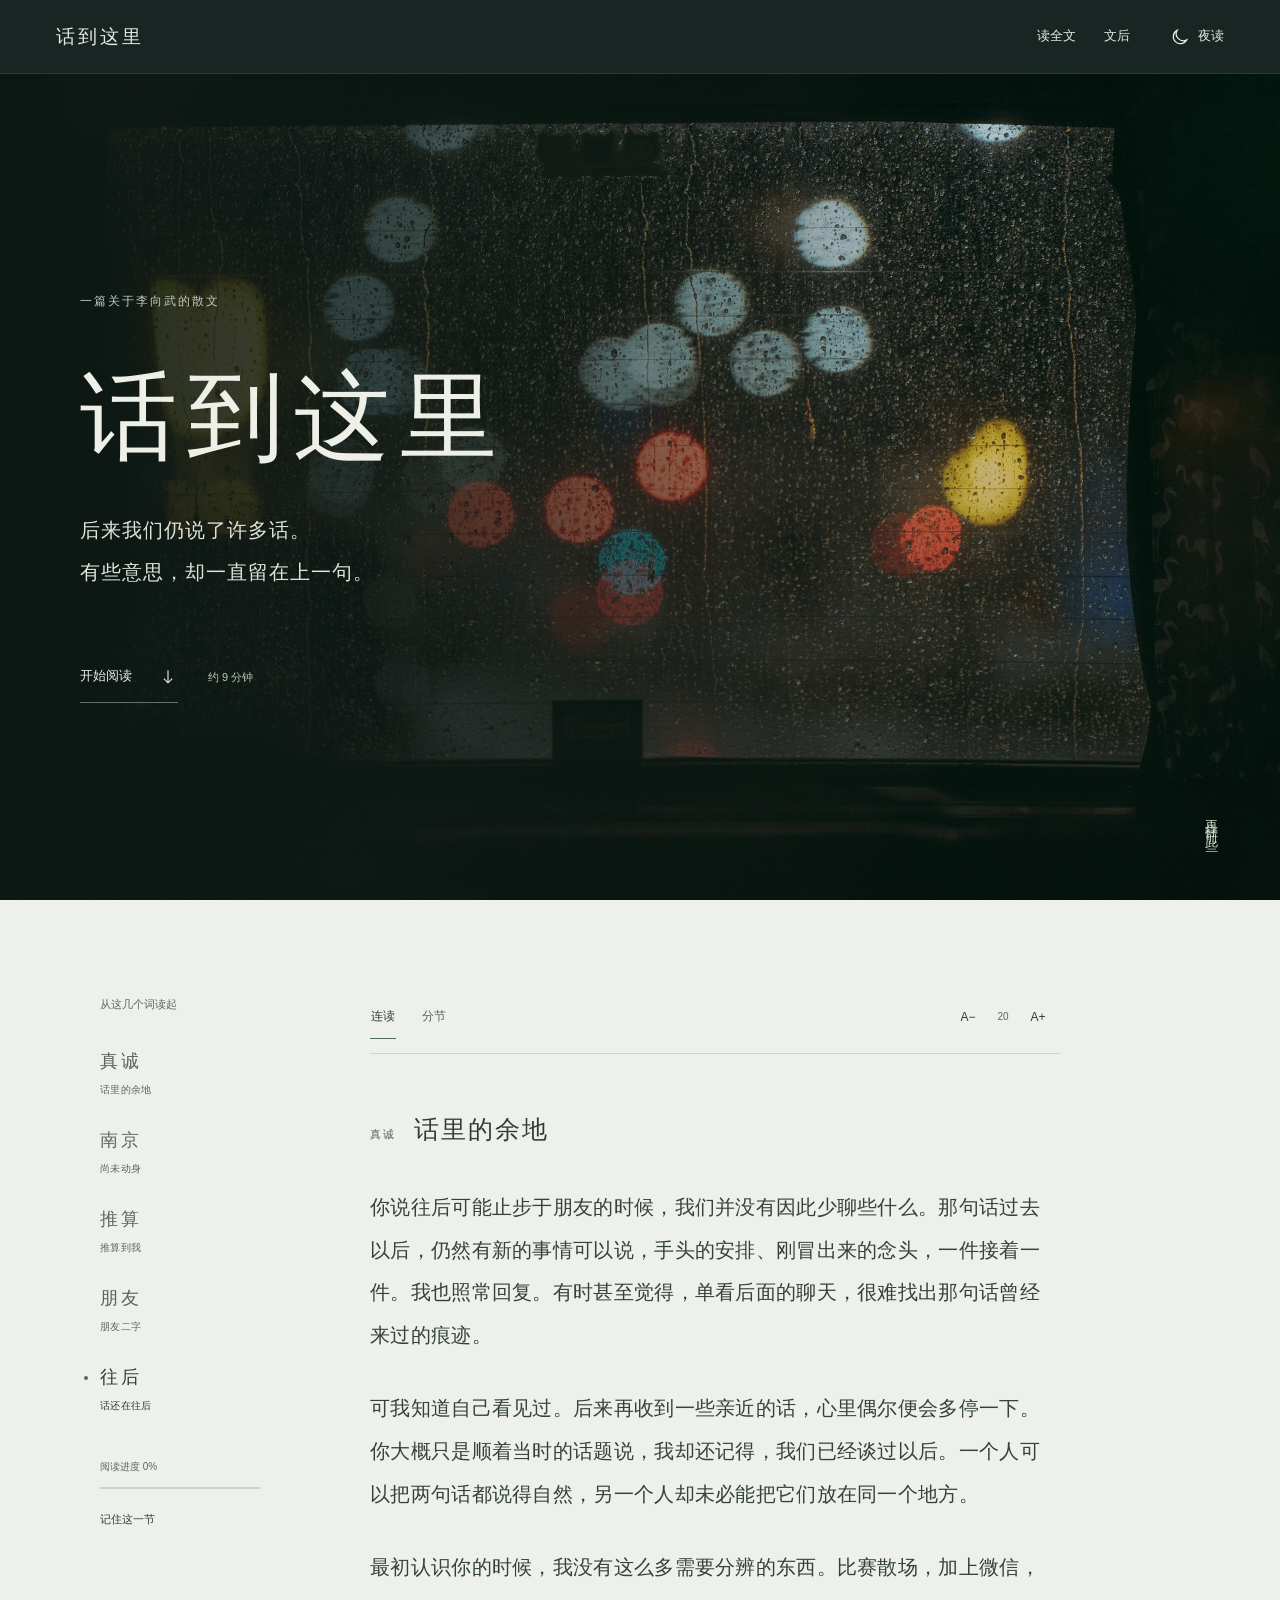
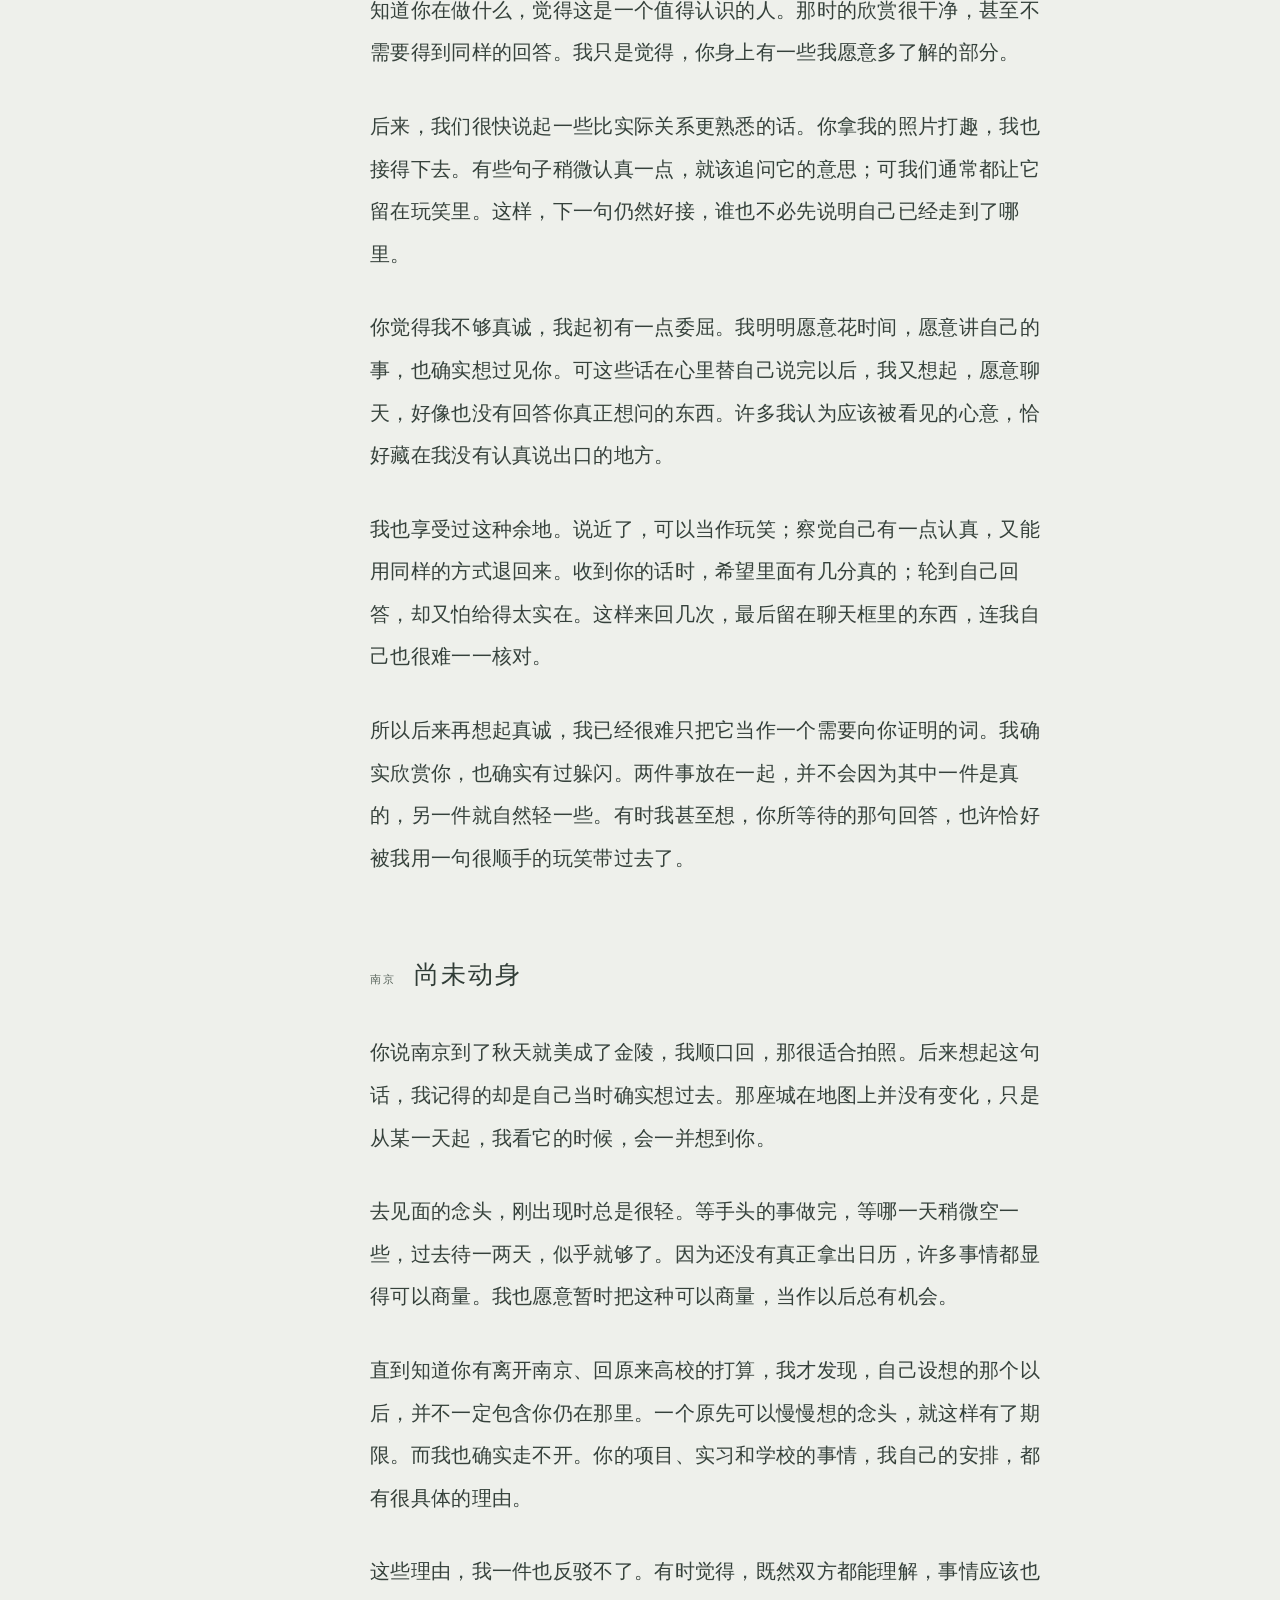
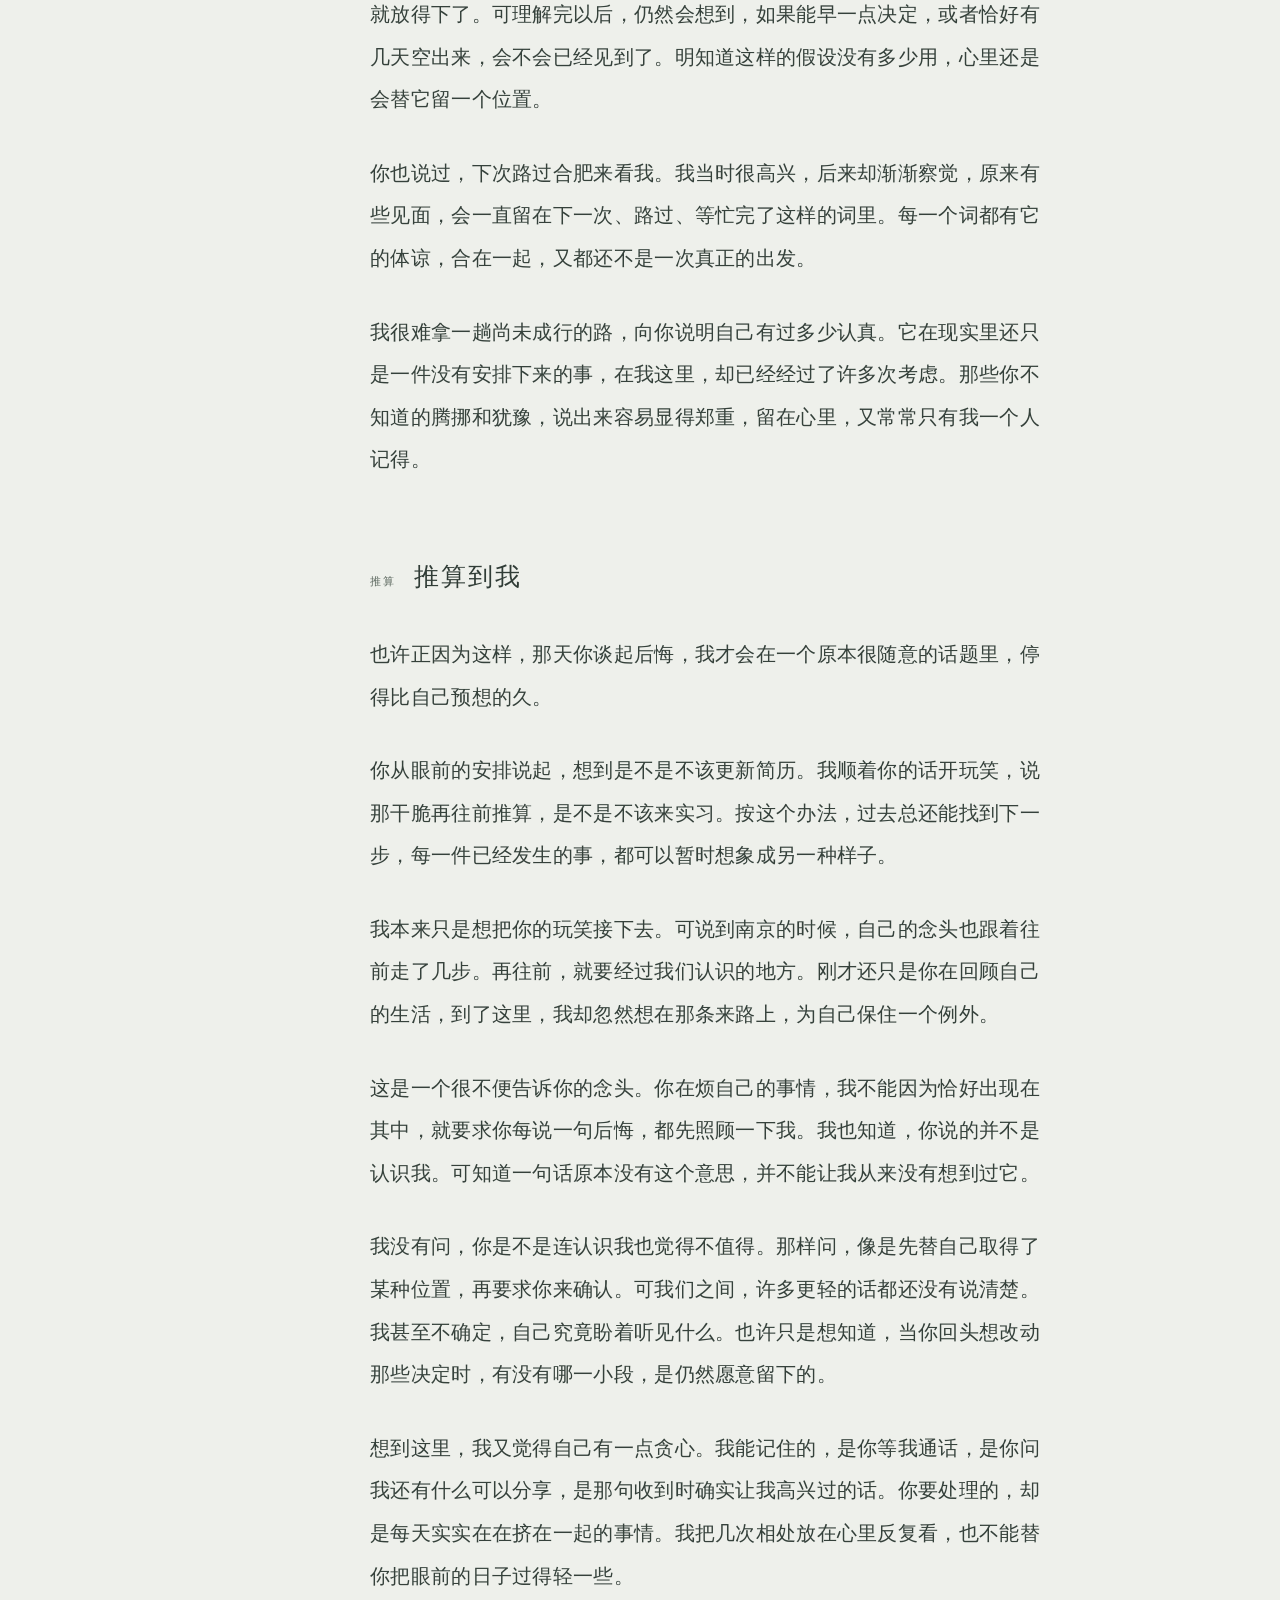
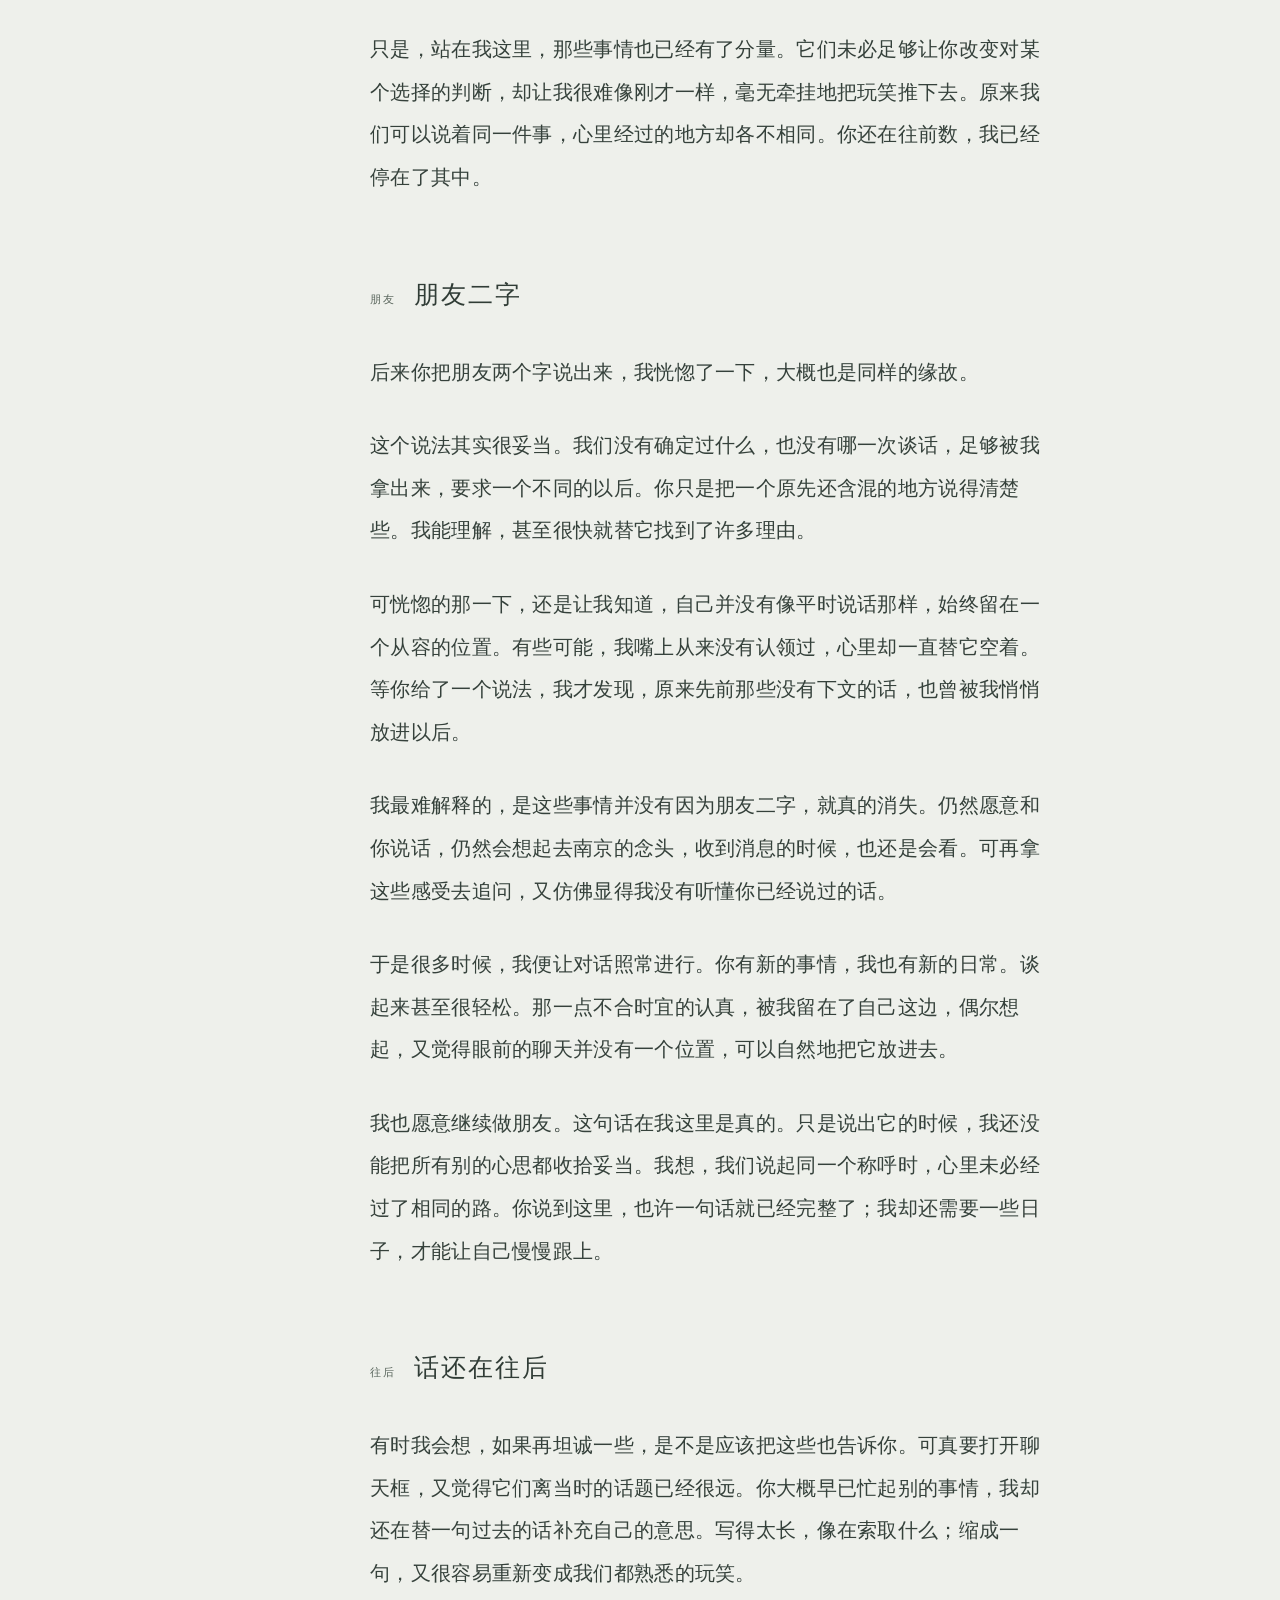
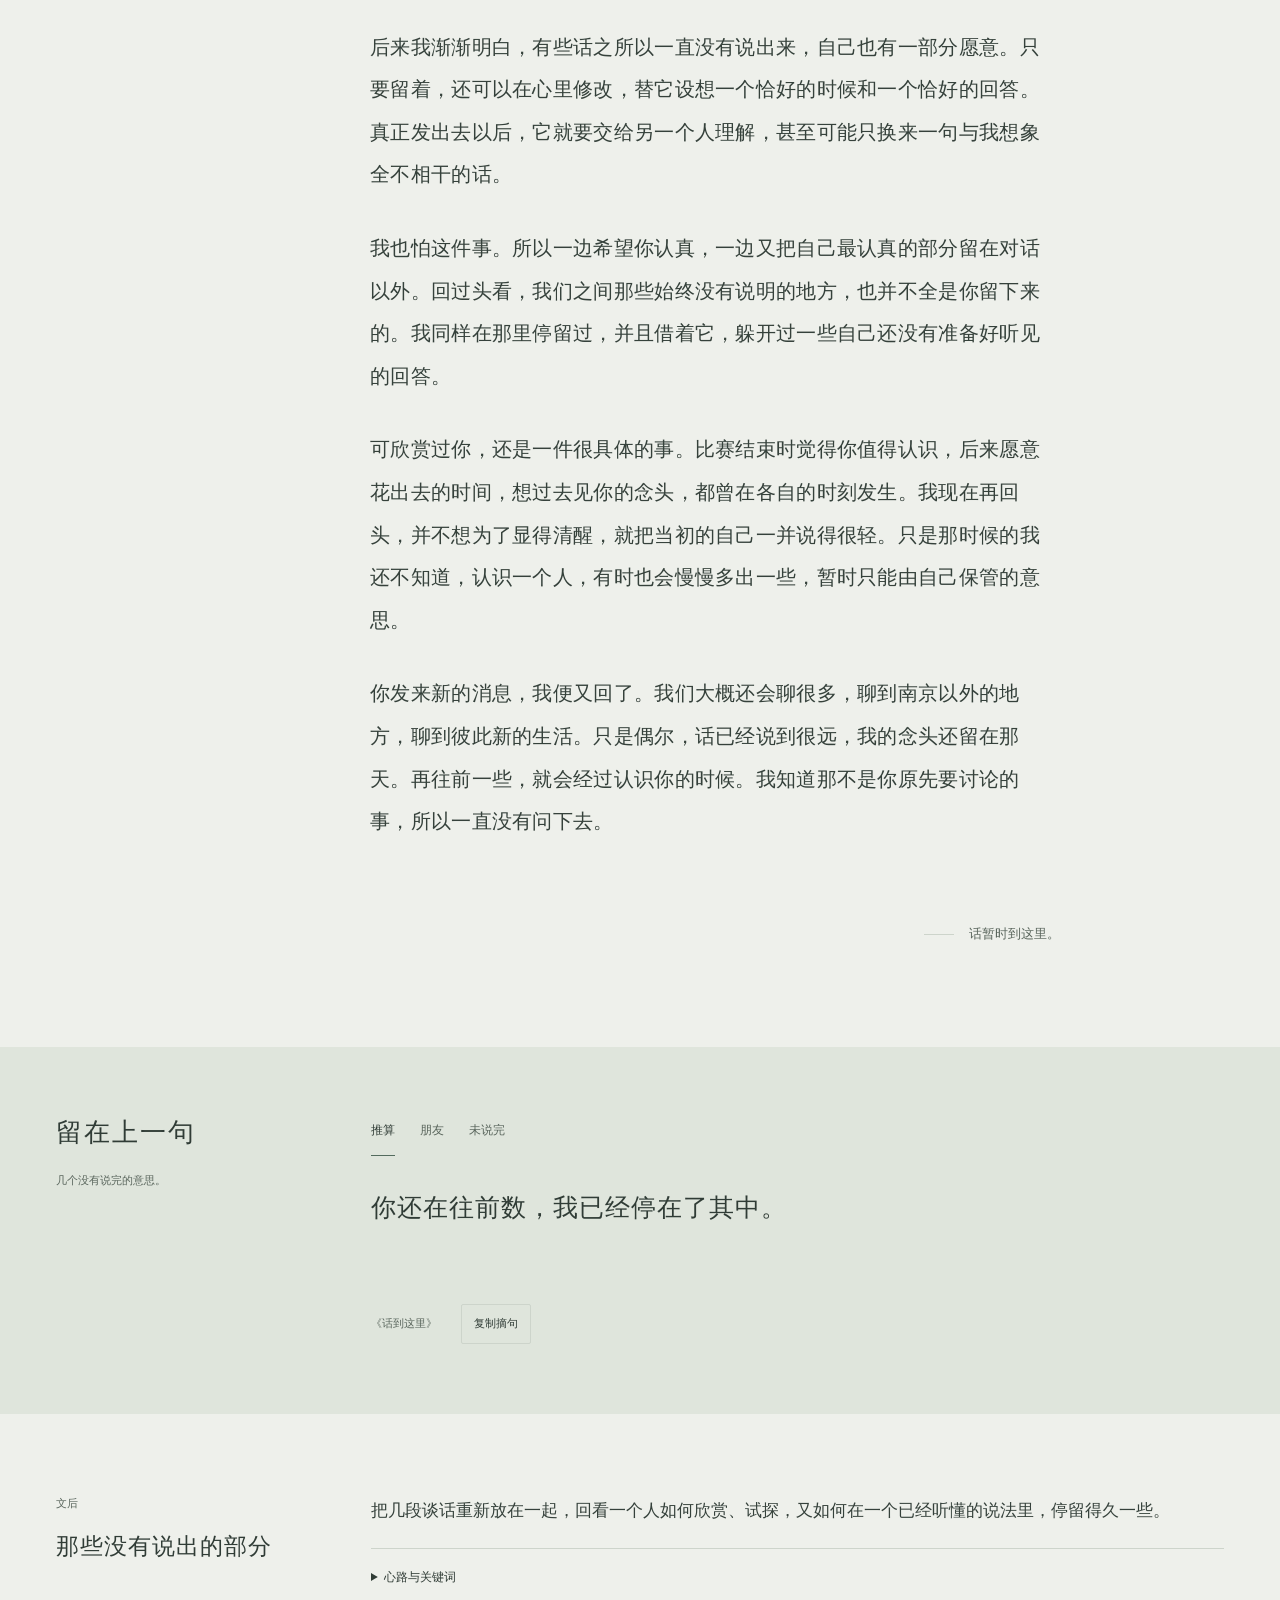
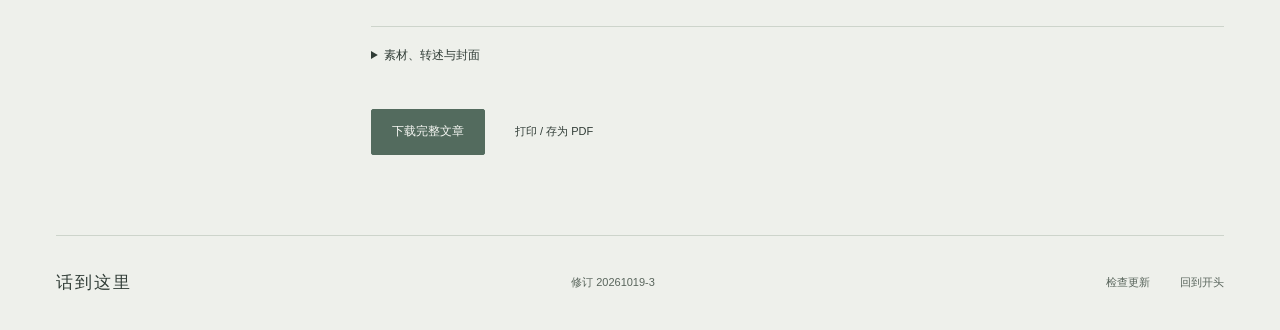
<file: index.html>
<!doctype html>
<html lang="zh-CN">
<head>
  <meta charset="UTF-8"><meta name="viewport" content="width=device-width,initial-scale=1">
  <meta name="theme-color" content="#182522">
  <meta name="site-version" content="20261019-3">
  <meta name="site-root" content="./">
  <meta name="description" content="后来我们仍说了许多话。有些意思，却一直留在上一句。《话到这里》，一篇关于李向武的散文。">
  <meta property="og:title" content="话到这里"><meta property="og:description" content="后来我们仍说了许多话。有些意思，却一直留在上一句。">
  <meta property="og:image" content="https://yuchen486.github.io/after-we-met-story/assets/rain-window.38fd7544ab9a.jpg">
  <title>话到这里｜散文</title>
  <link rel="icon" href="data:image/svg+xml,%3Csvg xmlns='http://www.w3.org/2000/svg' viewBox='0 0 48 48'%3E%3Crect width='48' height='48' fill='%23182522'/%3E%3Ctext x='24' y='34' text-anchor='middle' font-size='32' fill='%23eeefe9'%3E话%3C/text%3E%3C/svg%3E">
  <link rel="preload" as="image" href="assets/rain-window.38fd7544ab9a.jpg">
  <link rel="stylesheet" href="assets/style.15d6e813154d.css">
  <script src="assets/story.35d566c08594.js" defer></script><script src="assets/app.fb8be1f3dc80.js" defer></script>
  <script src="assets/version-check.a9778c0644b7.js" defer></script>
</head>
<body>
  <a class="skip" href="#reader">跳到正文</a>
  <header class="topbar"><a class="brand" href="#home" aria-label="话到这里，返回封面">话到这里</a><nav aria-label="页面导航"><a href="#reader">读全文</a><a href="#afterword">文后</a><button id="theme" aria-pressed="false" class="quiet"><svg viewBox="0 0 24 24" fill="none" aria-hidden="true"><path d="M20 15.5A8.5 8.5 0 0 1 8.5 4a8.5 8.5 0 1 0 11.5 11.5Z" stroke="currentColor" stroke-width="1.5"/></svg><span>夜读</span></button></nav></header>
  <main>
    <section class="cover" id="home" aria-labelledby="title">
      <div class="cover-photo"><img src="assets/rain-window.38fd7544ab9a.jpg" alt="雨水留在玻璃上，远处的灯光模糊成尚未抵达的光点。" width="2000" height="1301" fetchpriority="high"></div>
      <div class="cover-shade" aria-hidden="true"></div>
      <div class="cover-inner wrap"><div class="cover-copy"><p class="edition">一篇关于李向武的散文</p><h1 id="title">话到这里</h1><p class="cover-sub">后来我们仍说了许多话。<br>有些意思，却一直留在上一句。</p><div class="cover-bottom"><a class="read-link" href="#reader">开始阅读 <svg viewBox="0 0 24 24" fill="none" aria-hidden="true"><path d="M12 4v15m-5-5 5 5 5-5" stroke="currentColor" stroke-width="1.3"/></svg></a><span id="read-time"></span></div></div><p class="cover-aside">再往前一些。</p></div>
    </section>
    <section class="reading-shell wrap" id="reader" aria-label="散文阅读区">
      <aside class="contents"><p class="contents-heading">从这几个词读起</p><nav id="chapter-nav" aria-label="文章分节"></nav><div class="reading-progress"><span id="progress-label">阅读进度 0%</span><div class="progress-track" role="progressbar" aria-label="文章阅读进度" aria-valuemin="0" aria-valuemax="100" aria-valuenow="0"><span id="progress-fill"></span></div></div><button id="bookmark" class="quiet bookmark">记住这一节</button><button id="resume" class="quiet" hidden>回到书签</button></aside>
      <div class="reading-main"><div class="reader-toolbar"><div class="mode-switch" role="group" aria-label="阅读方式"><button id="continuous" aria-pressed="true">连读</button><button id="chapter-mode" aria-pressed="false">分节</button></div><div class="text-size" role="group" aria-label="正文字号"><button id="smaller" aria-label="缩小正文字号">A−</button><span id="size-label">20</span><button id="larger" aria-label="放大正文字号">A+</button></div></div><div id="chapters"></div><noscript><p>请启用 JavaScript 阅读正文，或<a href="assets/essay.f460584b3c48.md" download>下载完整文章</a>。</p></noscript><div class="chapter-controls" hidden><button id="previous" class="quiet">上一节</button><span id="chapter-counter"></span><button id="next" class="primary">下一节</button></div><p class="story-end">话暂时到这里。</p></div>
    </section>
    <section class="keepsakes" aria-labelledby="keepsakes-title"><div class="wrap keepsakes-inner"><div class="section-heading"><h2 id="keepsakes-title">留在上一句</h2><p>几个没有说完的意思。</p></div><div class="excerpt-body"><div id="excerpt-options" class="excerpt-options" role="group" aria-label="选择摘句"></div><div class="selected-excerpt"><p id="selected-excerpt"></p><div class="excerpt-foot"><span class="attribution">《话到这里》</span><button id="copy-excerpt" class="quiet">复制摘句</button></div></div></div></div></section>
    <section class="afterword wrap" id="afterword"><div><p class="small-label">文后</p><h2>那些没有说出的部分</h2></div><div class="afterword-copy"><p>把几段谈话重新放在一起，回看一个人如何欣赏、试探，又如何在一个已经听懂的说法里，停留得久一些。</p><details><summary>心路与关键词</summary><div id="synopsis-list" class="synopsis-list"></div></details><details><summary>素材、转述与封面</summary><div class="source-note"><p>文章沿用《再往前一些》的第一人称视角，以既有叙述、可核读的聊天文字与前稿为素材，重写为散文。相识、南京见面意向、后悔与推算、可能止步于朋友等情节，来自用户先前叙述；下列带日期的文字为聊天摘句。</p><p>文中的反复、犹疑、设想与自我追问是文学转述，不代表对方已经表达的内心，也不把尚未成行的见面写成事实。语音与通话内容未经转写，未编写其中的具体对话。</p><div id="evidence-list"></div><p class="photo-credit">封面摄影：<a href="https://unsplash.com/@allexander_h" target="_blank" rel="noopener noreferrer">Alexander Höhn</a> / <a href="https://unsplash.com/photos/rainy-window-with-blurred-city-lights-at-night-NASAVbhNb6g" target="_blank" rel="noopener noreferrer">Unsplash</a>。按 <a href="https://unsplash.com/license" target="_blank" rel="noopener noreferrer">Unsplash License</a> 使用，为氛围摄影，与人物的真实地点、行程无关。</p></div></details><div class="download-row"><a class="primary" href="assets/essay.f460584b3c48.md" download>下载完整文章</a><button id="print" class="quiet">打印 / 存为 PDF</button></div></div></section>
  </main><footer class="wrap"><span>话到这里</span><p><span id="page-version">修订 20261019-3</span></p><div class="footer-actions"><button id="refresh-version" class="quiet">检查更新</button><a href="#home">回到开头</a></div><span id="update-status" role="status" aria-live="polite"></span></footer><div id="toast" role="status" aria-live="polite"></div>
</body></html>
</file>
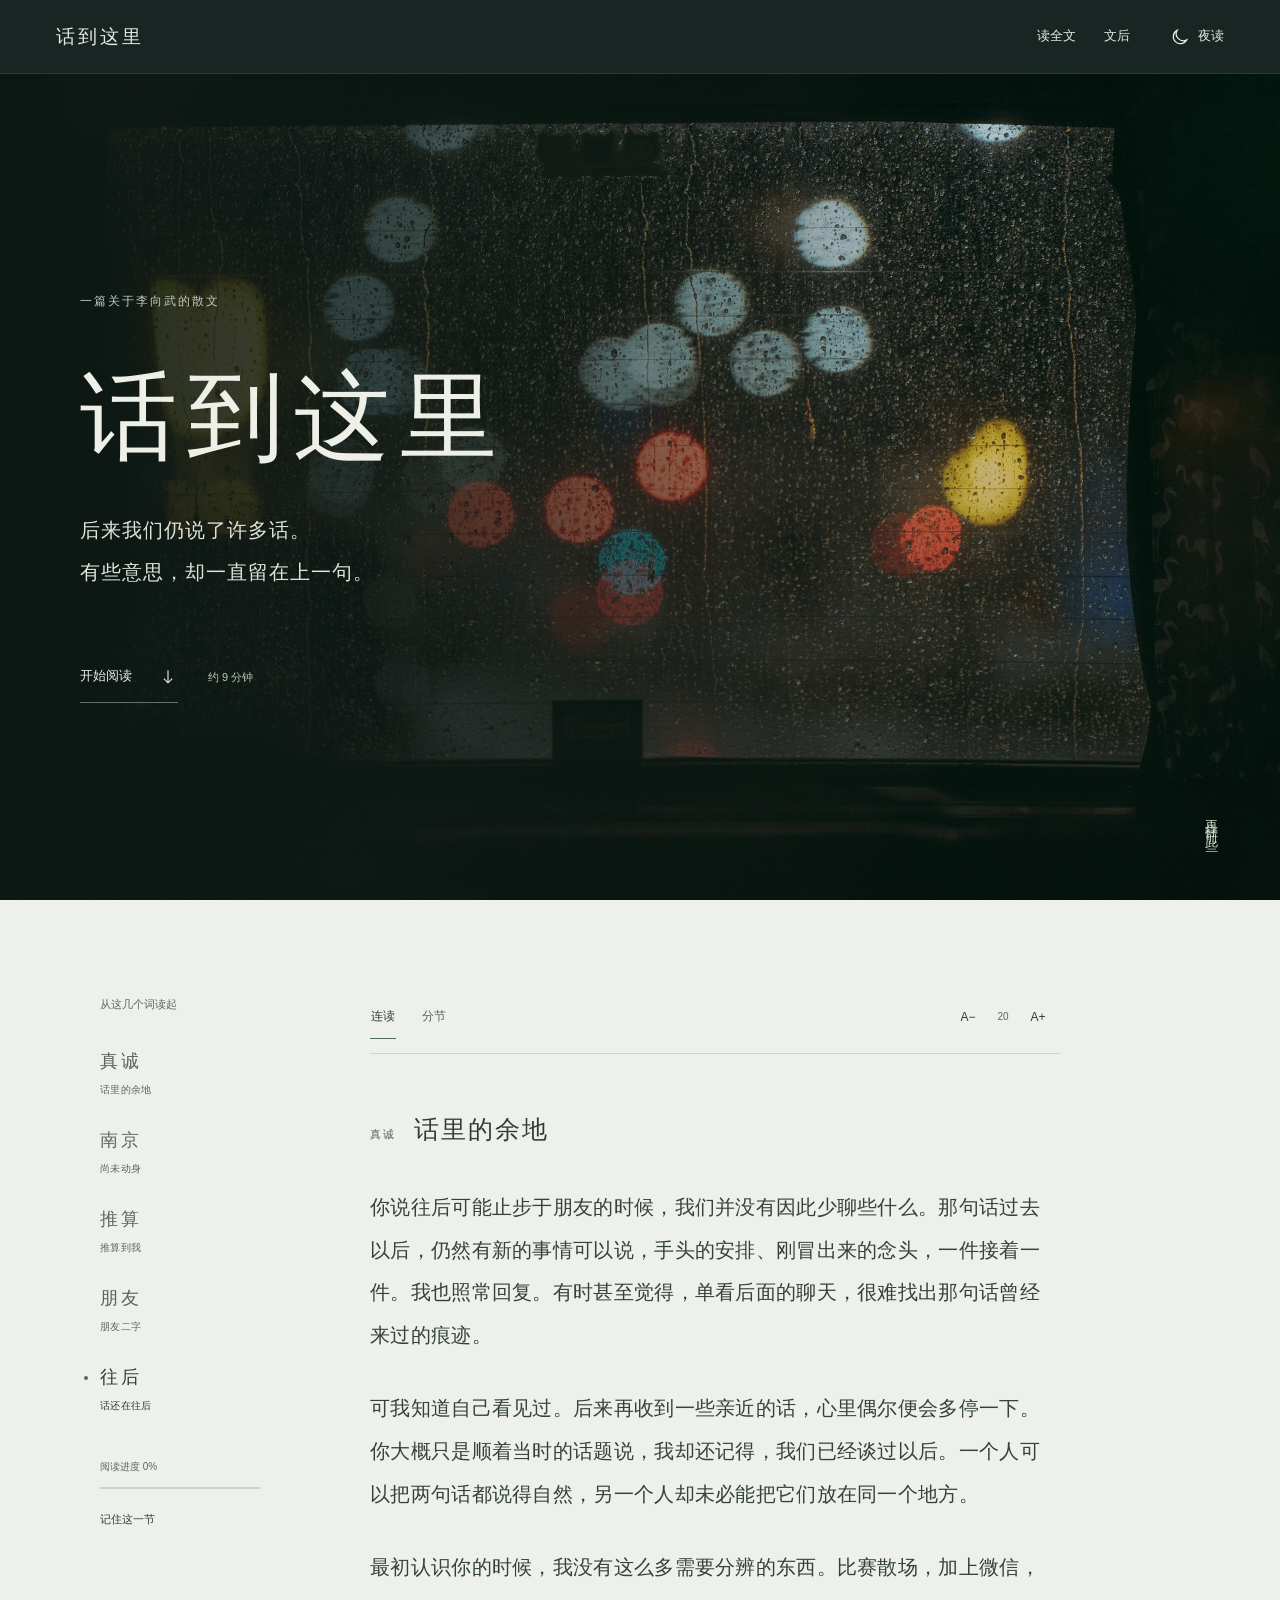
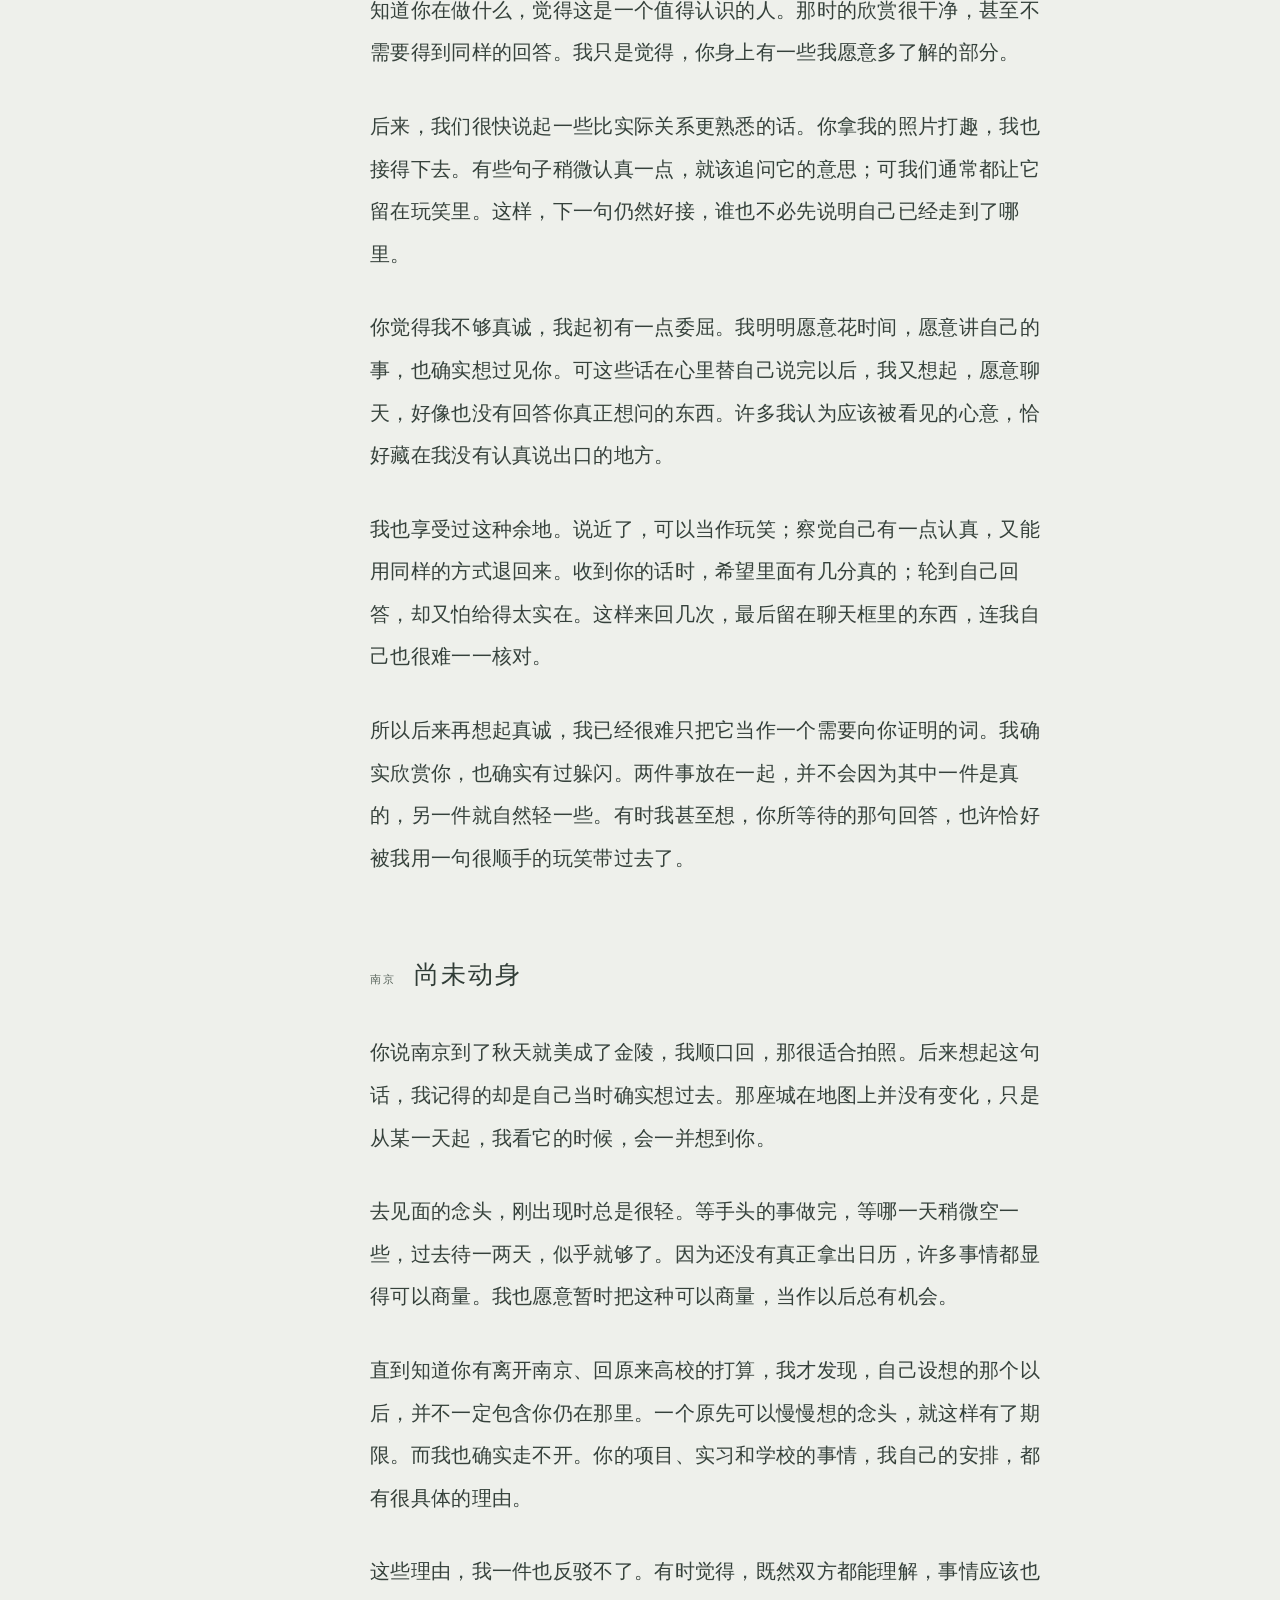
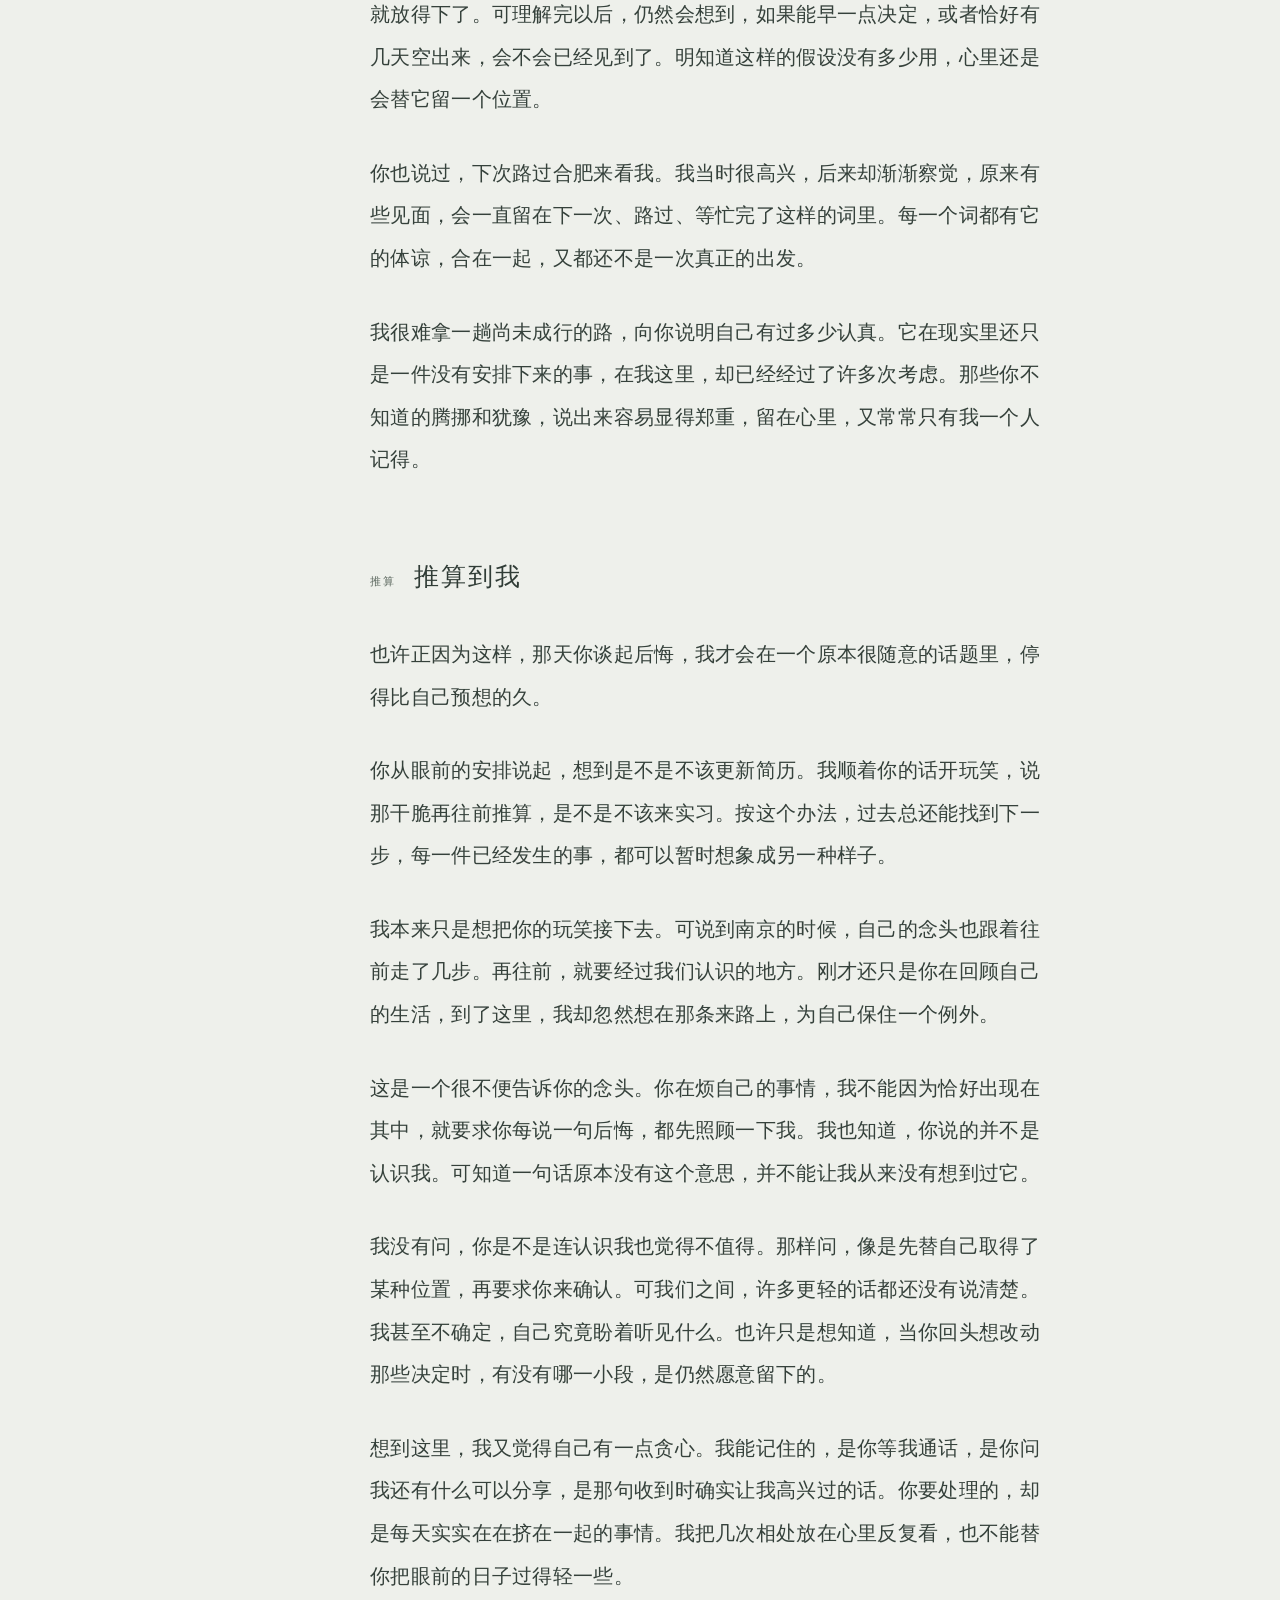
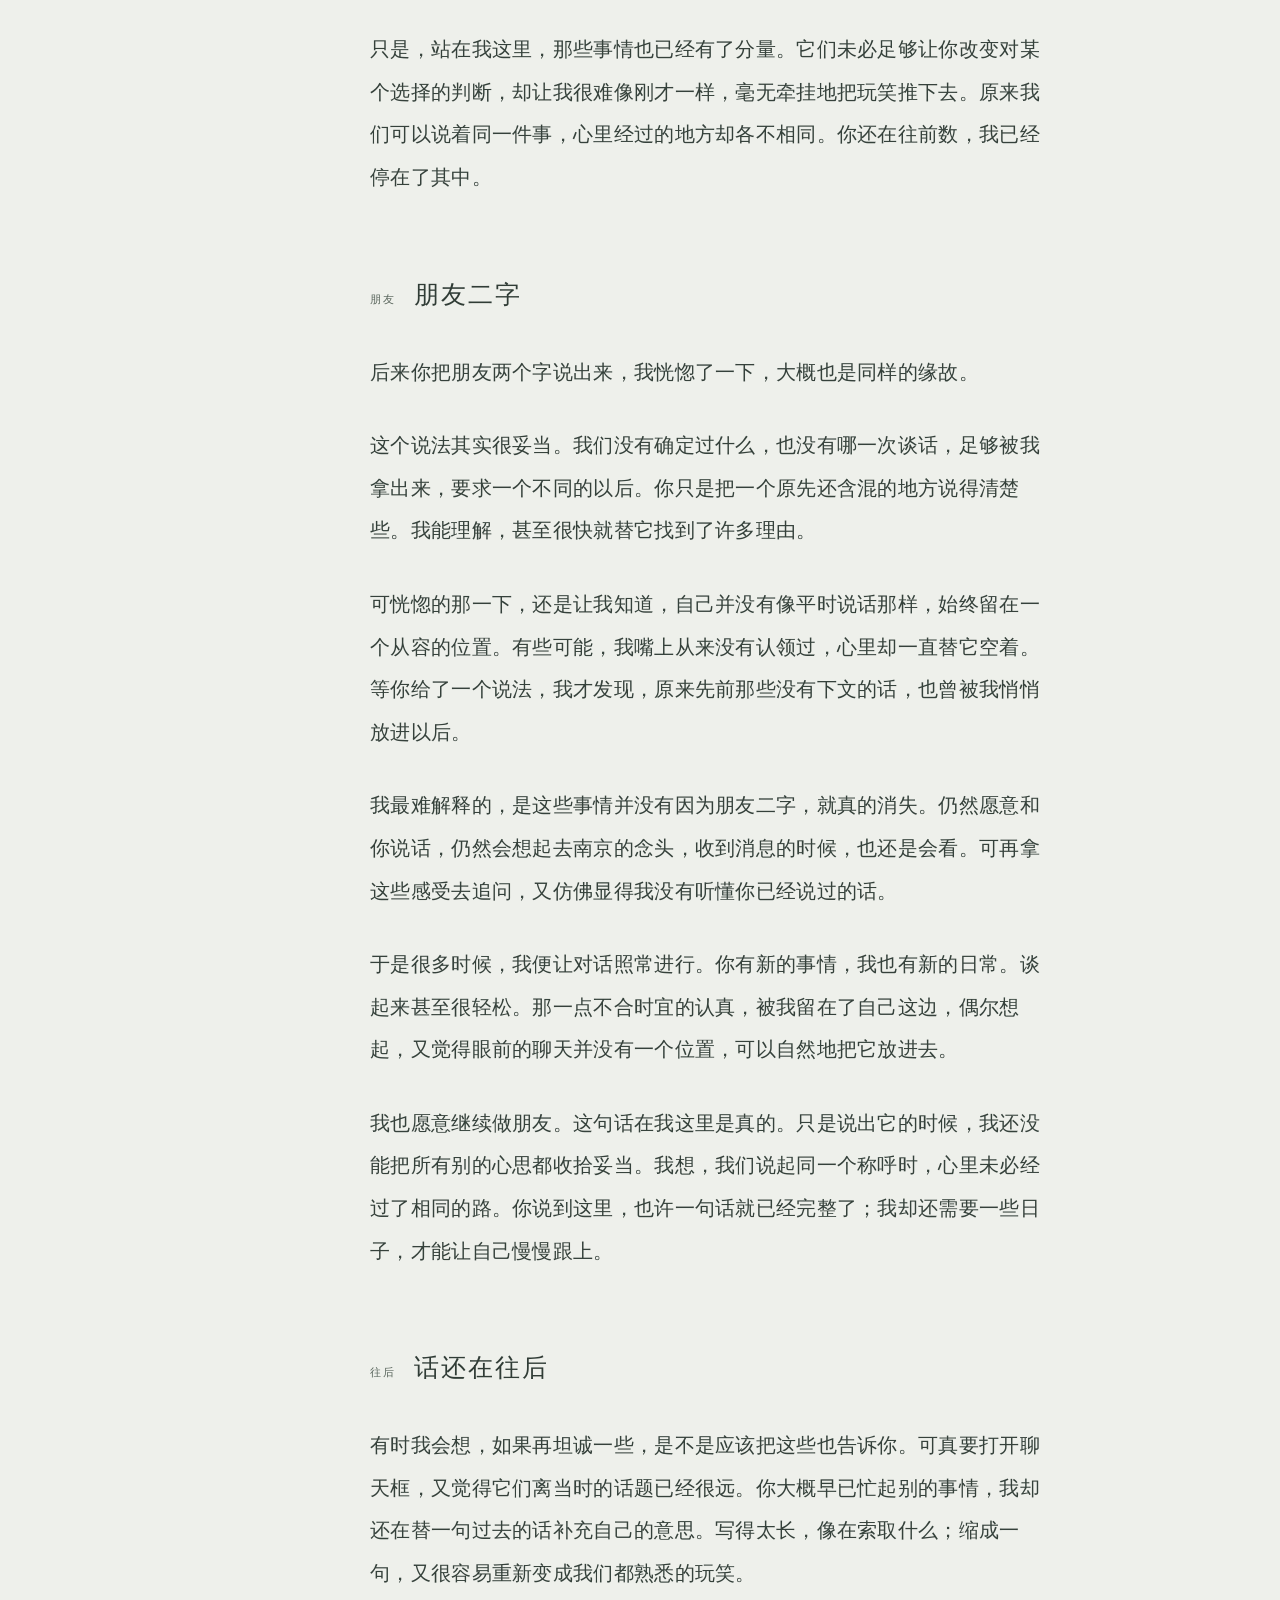
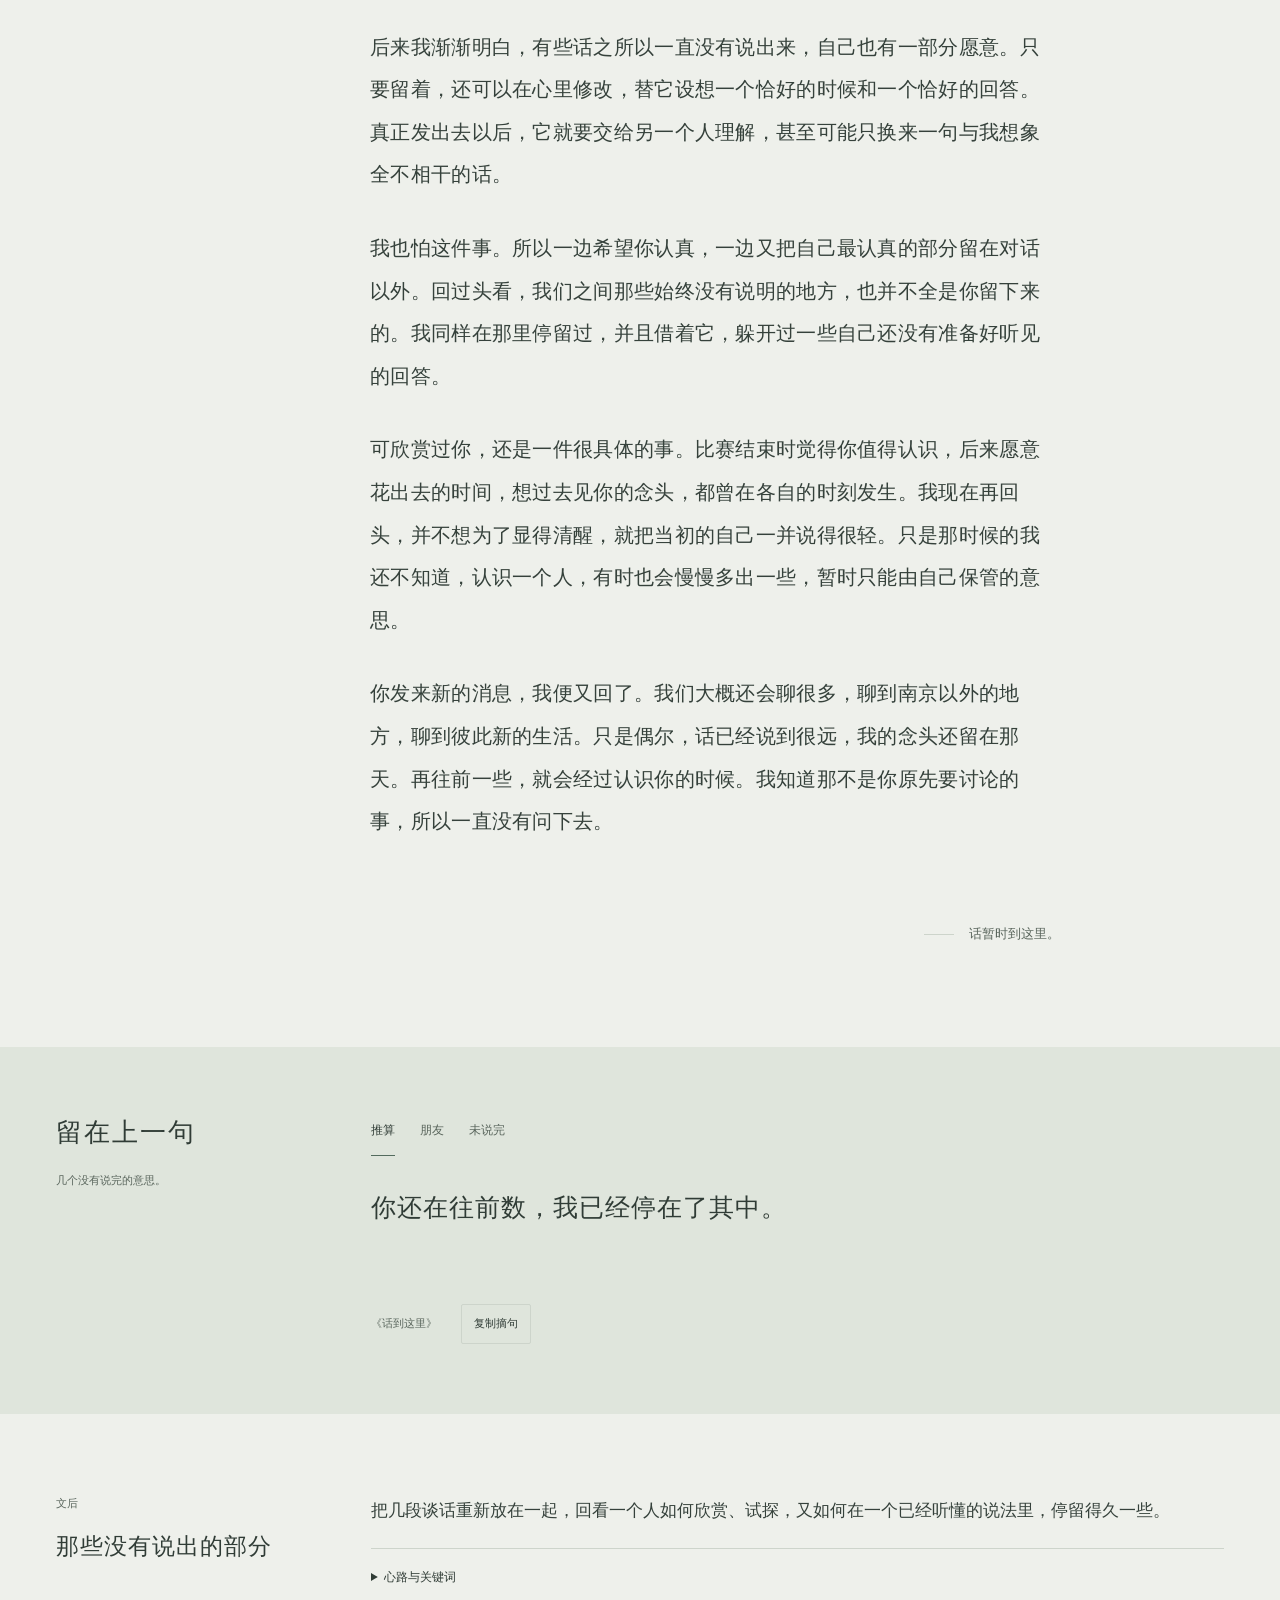
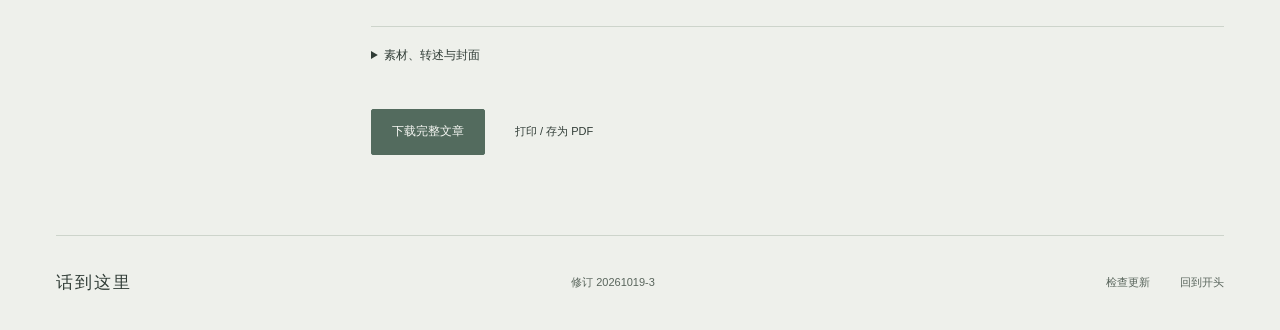
<file: releases/20261019-3/index.html>
<!doctype html>
<html lang="zh-CN">
<head>
  <meta charset="UTF-8"><meta name="viewport" content="width=device-width,initial-scale=1">
  <meta name="theme-color" content="#182522">
  <meta name="site-version" content="20261019-3">
  <meta name="site-root" content="../../">
  <meta name="description" content="后来我们仍说了许多话。有些意思，却一直留在上一句。《话到这里》，一篇关于李向武的散文。">
  <meta property="og:title" content="话到这里"><meta property="og:description" content="后来我们仍说了许多话。有些意思，却一直留在上一句。">
  <meta property="og:image" content="https://yuchen486.github.io/after-we-met-story/assets/rain-window.38fd7544ab9a.jpg">
  <title>话到这里｜散文</title>
  <link rel="icon" href="data:image/svg+xml,%3Csvg xmlns='http://www.w3.org/2000/svg' viewBox='0 0 48 48'%3E%3Crect width='48' height='48' fill='%23182522'/%3E%3Ctext x='24' y='34' text-anchor='middle' font-size='32' fill='%23eeefe9'%3E话%3C/text%3E%3C/svg%3E">
  <link rel="preload" as="image" href="../../assets/rain-window.38fd7544ab9a.jpg">
  <link rel="stylesheet" href="../../assets/style.15d6e813154d.css">
  <script src="../../assets/story.35d566c08594.js" defer></script><script src="../../assets/app.fb8be1f3dc80.js" defer></script>
  <script src="../../assets/version-check.a9778c0644b7.js" defer></script>
</head>
<body>
  <a class="skip" href="#reader">跳到正文</a>
  <header class="topbar"><a class="brand" href="#home" aria-label="话到这里，返回封面">话到这里</a><nav aria-label="页面导航"><a href="#reader">读全文</a><a href="#afterword">文后</a><button id="theme" aria-pressed="false" class="quiet"><svg viewBox="0 0 24 24" fill="none" aria-hidden="true"><path d="M20 15.5A8.5 8.5 0 0 1 8.5 4a8.5 8.5 0 1 0 11.5 11.5Z" stroke="currentColor" stroke-width="1.5"/></svg><span>夜读</span></button></nav></header>
  <main>
    <section class="cover" id="home" aria-labelledby="title">
      <div class="cover-photo"><img src="../../assets/rain-window.38fd7544ab9a.jpg" alt="雨水留在玻璃上，远处的灯光模糊成尚未抵达的光点。" width="2000" height="1301" fetchpriority="high"></div>
      <div class="cover-shade" aria-hidden="true"></div>
      <div class="cover-inner wrap"><div class="cover-copy"><p class="edition">一篇关于李向武的散文</p><h1 id="title">话到这里</h1><p class="cover-sub">后来我们仍说了许多话。<br>有些意思，却一直留在上一句。</p><div class="cover-bottom"><a class="read-link" href="#reader">开始阅读 <svg viewBox="0 0 24 24" fill="none" aria-hidden="true"><path d="M12 4v15m-5-5 5 5 5-5" stroke="currentColor" stroke-width="1.3"/></svg></a><span id="read-time"></span></div></div><p class="cover-aside">再往前一些。</p></div>
    </section>
    <section class="reading-shell wrap" id="reader" aria-label="散文阅读区">
      <aside class="contents"><p class="contents-heading">从这几个词读起</p><nav id="chapter-nav" aria-label="文章分节"></nav><div class="reading-progress"><span id="progress-label">阅读进度 0%</span><div class="progress-track" role="progressbar" aria-label="文章阅读进度" aria-valuemin="0" aria-valuemax="100" aria-valuenow="0"><span id="progress-fill"></span></div></div><button id="bookmark" class="quiet bookmark">记住这一节</button><button id="resume" class="quiet" hidden>回到书签</button></aside>
      <div class="reading-main"><div class="reader-toolbar"><div class="mode-switch" role="group" aria-label="阅读方式"><button id="continuous" aria-pressed="true">连读</button><button id="chapter-mode" aria-pressed="false">分节</button></div><div class="text-size" role="group" aria-label="正文字号"><button id="smaller" aria-label="缩小正文字号">A−</button><span id="size-label">20</span><button id="larger" aria-label="放大正文字号">A+</button></div></div><div id="chapters"></div><noscript><p>请启用 JavaScript 阅读正文，或<a href="../../assets/essay.f460584b3c48.md" download>下载完整文章</a>。</p></noscript><div class="chapter-controls" hidden><button id="previous" class="quiet">上一节</button><span id="chapter-counter"></span><button id="next" class="primary">下一节</button></div><p class="story-end">话暂时到这里。</p></div>
    </section>
    <section class="keepsakes" aria-labelledby="keepsakes-title"><div class="wrap keepsakes-inner"><div class="section-heading"><h2 id="keepsakes-title">留在上一句</h2><p>几个没有说完的意思。</p></div><div class="excerpt-body"><div id="excerpt-options" class="excerpt-options" role="group" aria-label="选择摘句"></div><div class="selected-excerpt"><p id="selected-excerpt"></p><div class="excerpt-foot"><span class="attribution">《话到这里》</span><button id="copy-excerpt" class="quiet">复制摘句</button></div></div></div></div></section>
    <section class="afterword wrap" id="afterword"><div><p class="small-label">文后</p><h2>那些没有说出的部分</h2></div><div class="afterword-copy"><p>把几段谈话重新放在一起，回看一个人如何欣赏、试探，又如何在一个已经听懂的说法里，停留得久一些。</p><details><summary>心路与关键词</summary><div id="synopsis-list" class="synopsis-list"></div></details><details><summary>素材、转述与封面</summary><div class="source-note"><p>文章沿用《再往前一些》的第一人称视角，以既有叙述、可核读的聊天文字与前稿为素材，重写为散文。相识、南京见面意向、后悔与推算、可能止步于朋友等情节，来自用户先前叙述；下列带日期的文字为聊天摘句。</p><p>文中的反复、犹疑、设想与自我追问是文学转述，不代表对方已经表达的内心，也不把尚未成行的见面写成事实。语音与通话内容未经转写，未编写其中的具体对话。</p><div id="evidence-list"></div><p class="photo-credit">封面摄影：<a href="https://unsplash.com/@allexander_h" target="_blank" rel="noopener noreferrer">Alexander Höhn</a> / <a href="https://unsplash.com/photos/rainy-window-with-blurred-city-lights-at-night-NASAVbhNb6g" target="_blank" rel="noopener noreferrer">Unsplash</a>。按 <a href="https://unsplash.com/license" target="_blank" rel="noopener noreferrer">Unsplash License</a> 使用，为氛围摄影，与人物的真实地点、行程无关。</p></div></details><div class="download-row"><a class="primary" href="../../assets/essay.f460584b3c48.md" download>下载完整文章</a><button id="print" class="quiet">打印 / 存为 PDF</button></div></div></section>
  </main><footer class="wrap"><span>话到这里</span><p><span id="page-version">修订 20261019-3</span></p><div class="footer-actions"><button id="refresh-version" class="quiet">检查更新</button><a href="#home">回到开头</a></div><span id="update-status" role="status" aria-live="polite"></span></footer><div id="toast" role="status" aria-live="polite"></div>
</body></html>
</file>
<file: assets/style.15d6e813154d.css>
:root{--page:#eef0eb;--surface:#f7f8f4;--ink:#303c36;--text:#35413b;--muted:#59655c;--line:#cdd4cb;--accent:#536b5e;--soft:#e1e6de;--body-size:20px;--serif:"Noto Serif SC","Source Han Serif SC","Songti SC","STSong","SimSun",serif;--sans:"Microsoft YaHei","PingFang SC",sans-serif;color-scheme:light}
*{box-sizing:border-box}html{scroll-behavior:smooth;scroll-padding-top:96px}body{margin:0;background:var(--page);color:var(--ink);font:16px/1.75 var(--sans);transition:background .18s,color .18s}a{color:inherit;text-decoration:none}button{font:inherit;color:inherit;border:0;background:none;cursor:pointer}button,a,summary{touch-action:manipulation;-webkit-tap-highlight-color:transparent}button:disabled{opacity:.35;cursor:default}button:focus-visible,a:focus-visible,summary:focus-visible{outline:2px solid var(--accent);outline-offset:6px}button svg,a svg{width:20px;height:20px;flex:none}[hidden]{display:none!important}.wrap{width:min(1180px,calc(100% - 112px));margin-inline:auto}.topbar{position:sticky;top:0;z-index:20;height:74px;padding-inline:56px;display:flex;justify-content:space-between;align-items:center;background:#182522;color:#e8eae4;border-bottom:1px solid #e8eae41c}.brand{font:19px var(--serif);letter-spacing:3px}.topbar nav{display:flex;gap:28px;align-items:center;font-size:13px}.topbar a{padding-block:14px}.topbar button:focus-visible,.topbar a:focus-visible{outline-color:#dee4d8}.quiet{min-height:44px;padding:10px 12px;display:inline-flex;gap:8px;align-items:center;justify-content:center;border-radius:2px;transition:background .18s}.quiet:hover{background:var(--soft)}.topbar .quiet:hover{background:#ffffff13}.topbar .quiet{padding-right:0}.cover{position:relative;isolation:isolate;min-height:680px;min-height:min(830px,calc(100svh - 74px));background:#14201e;color:#eef0e8;overflow:hidden}.cover-photo{position:absolute;inset:0;z-index:-3}.cover-photo img{display:block;width:100%;height:100%;object-fit:cover;object-position:60% 50%}.cover-shade{position:absolute;inset:0;z-index:-2;background:linear-gradient(90deg,rgba(13,24,21,.93) 0%,rgba(13,24,21,.74) 32%,rgba(13,24,21,.16) 76%),linear-gradient(0deg,rgba(13,24,21,.3),transparent 65%)}.cover-inner{position:relative;min-height:inherit;display:flex;align-items:center;padding-block:95px 75px}.cover-copy{padding-left:24px;width:min(700px,80%)}.edition{font-size:12px;letter-spacing:2px;color:#c1cbbf;margin:0 0 40px}h1{font:400 clamp(58px,7.6vw,110px)/1.35 var(--serif);letter-spacing:.1em;margin:0 0 26px;white-space:nowrap}.cover-sub{font:20px/2.1 var(--serif);letter-spacing:1px;color:#e0e5da;margin:0 0 58px}.cover-bottom{display:flex;gap:30px;align-items:center}.read-link{display:inline-flex;align-items:center;gap:26px;font-size:13px;padding-block:14px;border-bottom:1px solid #d4dfcd70;min-height:48px}.read-link:hover{color:#fff;border-color:#fff}.cover-bottom>span{font-size:11px;color:#bdc9b9}.cover-aside{position:absolute;right:0;bottom:48px;writing-mode:vertical-rl;font:13px/2 var(--serif);letter-spacing:5px;color:#d7ded1;margin:0}.reading-shell{max-width:1080px;display:grid;grid-template-columns:160px minmax(0,690px);gap:110px;align-items:start;padding-block:95px 100px}.contents{position:sticky;top:112px}.contents-heading{font-size:11px;color:var(--muted);margin:0 0 24px}#chapter-nav{display:grid;gap:11px}#chapter-nav a{padding:8px 0;min-height:44px;display:grid;gap:3px;color:var(--muted);position:relative}#chapter-nav a:before{content:"";position:absolute;left:-16px;top:22px;width:4px;height:4px;border-radius:50%;background:transparent}#chapter-nav a[aria-current="location"]{color:var(--ink)}#chapter-nav a[aria-current="location"]:before{background:var(--accent)}.nav-keyword{font-family:var(--serif);font-size:18px;letter-spacing:3px}.nav-title{font-size:10px;letter-spacing:.3px}#chapter-nav a:hover{color:var(--ink)}.reading-progress{margin-top:36px;color:var(--muted);font-size:10px}.progress-track{height:2px;margin-top:11px;background:var(--line);overflow:hidden}#progress-fill{height:100%;width:0;display:block;background:var(--accent);transition:width .18s}.bookmark{margin-left:-12px;margin-top:9px;font-size:11px}#resume{padding-left:0;font-size:11px;text-decoration:underline}.reading-main{min-width:0;width:100%}.reader-toolbar{display:flex;justify-content:space-between;align-items:center;border-bottom:1px solid var(--line);padding-bottom:14px;margin-bottom:56px;font-size:12px}.mode-switch{display:flex;gap:25px}.mode-switch button{min-height:44px;padding:8px 1px;color:var(--muted);border-bottom:1px solid transparent}.mode-switch button[aria-pressed="true"]{color:var(--ink);border-color:var(--accent)}.text-size{display:flex;gap:4px;align-items:center}.text-size button{width:44px;height:44px}.text-size button:hover{background:var(--soft)}#size-label{font-size:10px;min-width:18px;text-align:center;color:var(--muted)}.chapter{scroll-margin-top:108px;padding-bottom:48px}.chapter+.chapter{padding-top:28px}.chapter-head{display:flex;align-items:baseline;gap:18px;margin-bottom:36px}.chapter-index{font-size:11px;letter-spacing:2px;color:var(--muted)}.chapter h2{font:400 25px/1.6 var(--serif);letter-spacing:2px;margin:0}.prose{font:var(--body-size)/2.13 var(--serif);letter-spacing:.3px;color:var(--text)}.prose p{margin:0 0 1.55em;text-align:left}.prose p:last-child{margin:0}.chapter-controls{display:flex;align-items:center;justify-content:space-between;font-size:12px;margin:10px 0 45px}.primary{display:inline-flex;align-items:center;justify-content:center;min-height:46px;padding:11px 20px;font-size:12px;border:1px solid var(--accent);color:var(--surface);background:var(--accent);border-radius:2px;transition:background .18s}.primary:hover{background:var(--ink)}.story-end{margin:30px 0 0;text-align:right;font:13px/2 var(--serif);color:var(--muted)}.story-end:before{content:"";display:inline-block;width:30px;height:1px;vertical-align:middle;background:var(--line);margin-right:15px}.keepsakes{background:#dfe5dc;padding-block:65px 70px}.keepsakes-inner{display:grid;grid-template-columns:250px 1fr;gap:65px}.section-heading h2{font:400 26px/1.6 var(--serif);letter-spacing:2px;margin:0}.section-heading>p{font-size:11px;color:var(--muted);margin-top:18px}.excerpt-options{display:flex;gap:25px;flex-wrap:wrap}.excerpt-options button{font-size:12px;padding:4px 0 10px;min-height:44px;border-bottom:1px solid transparent;color:var(--muted)}.excerpt-options button[aria-pressed="true"]{border-color:var(--accent);color:var(--ink)}.selected-excerpt>p{font:25px/1.95 var(--serif);letter-spacing:1px;margin:28px 0 24px;min-height:96px;max-width:740px}.excerpt-foot{display:flex;align-items:center;gap:24px}.attribution{font-size:11px;color:var(--muted)}#copy-excerpt{font-size:11px;border:1px solid var(--line);padding:7px 12px;min-height:40px}.afterword{display:grid;grid-template-columns:250px 1fr;gap:65px;padding-block:80px}.small-label{color:var(--muted);font-size:11px;margin:0 0 13px}.afterword h2{font:400 23px/1.8 var(--serif);letter-spacing:1px;margin:0}.afterword-copy>p{font:17px/2 var(--serif);margin-top:0;color:var(--text)}details{font-size:12px;border-top:1px solid var(--line);margin-top:20px}summary{cursor:pointer;padding:18px 0;min-height:44px}.source-note{color:var(--muted);line-height:1.9;padding-bottom:10px}.source-note p{margin:0 0 16px}.source-note a{text-decoration:underline;text-underline-offset:3px}.evidence-item{padding:12px 0;display:grid;grid-template-columns:66px 1fr;gap:10px;border-top:1px solid var(--line);font-size:11px}.evidence-item q{color:var(--text)}.evidence-item small{display:block;color:var(--muted);font-size:10px;margin-top:5px}.photo-credit{font-size:11px;border-top:1px solid var(--line);padding-top:17px!important;margin-top:12px!important}.synopsis-row{display:grid;grid-template-columns:60px 1fr;gap:20px;padding:15px 0;border-bottom:1px solid var(--line);align-items:baseline}.synopsis-row a{font:16px var(--serif);text-decoration:underline;text-underline-offset:5px}.synopsis-row p{margin:0;color:var(--muted);line-height:1.9}.download-row{display:flex;gap:18px;flex-wrap:wrap;margin-top:25px}#print{font-size:11px}footer{display:flex;align-items:center;justify-content:space-between;border-top:1px solid var(--line);padding-block:25px;font-size:11px;color:var(--muted)}footer>span{font:17px var(--serif);letter-spacing:2px;color:var(--ink)}footer p{margin:0}footer a{padding-block:12px}.skip{position:fixed;top:-100px;left:16px;background:var(--surface);padding:12px;z-index:30}.skip:focus{top:12px}#toast{position:fixed;bottom:28px;left:50%;transform:translate(-50%,12px);background:var(--ink);color:var(--page);padding:10px 20px;border-radius:3px;font-size:12px;opacity:0;pointer-events:none;z-index:30;transition:opacity .18s,transform .18s;max-width:calc(100% - 32px);width:max-content}#toast.visible{opacity:1;transform:translate(-50%,0)}body.night{--page:#1c2723;--surface:#23322b;--ink:#dfe5d9;--text:#d1d9ca;--muted:#a5b49e;--line:#3d4c40;--accent:#abbba1;--soft:#2a3a2d;color-scheme:dark}body.night .keepsakes{background:#26362b}body.night .primary{color:#1c2b21}body.night .primary:hover{background:#d1dbc8}body.night .topbar{background:#15211a}
@media(min-width:1500px){.cover-copy{padding-left:0}}@media(max-width:1100px){.wrap{width:calc(100% - 72px)}.topbar{padding-inline:36px}.reading-shell{grid-template-columns:140px minmax(0,1fr);gap:65px}.cover-copy{padding-left:0}.keepsakes-inner,.afterword{grid-template-columns:210px 1fr;gap:40px}}@media(max-width:760px){html{scroll-padding-top:90px}.wrap{width:calc(100% - 40px)}.topbar{height:66px;padding-inline:20px}.brand{font-size:17px;letter-spacing:2px}.topbar nav{font-size:11px;gap:18px}.topbar nav>a:nth-child(2){display:none}.topbar .quiet{font-size:11px;gap:5px}.topbar svg{width:17px;height:17px}.cover{min-height:610px;min-height:calc(88svh - 66px);max-height:800px}.cover-inner{padding-block:95px 80px;align-items:center}.cover-photo img{object-position:65% 50%}.cover-shade{background:linear-gradient(90deg,#0d1815cf 0%,#0d181594 55%,#0d18153d),linear-gradient(0deg,#0d18156b,transparent)}.cover-copy{width:100%}.edition{font-size:10px;letter-spacing:1px;margin-bottom:32px}h1{font-size:clamp(48px,13vw,75px);letter-spacing:.07em;margin-bottom:24px}.cover-sub{font-size:17px;line-height:2.1;letter-spacing:.3px;margin-bottom:45px}.cover-bottom{gap:25px}.cover-bottom>span{font-size:10px}.read-link{font-size:11px;gap:22px}.cover-aside{bottom:25px;right:0;font-size:10px;letter-spacing:3px}.reading-shell{grid-template-columns:1fr;gap:30px;padding-block:45px 65px}.contents{position:relative;top:0}.contents-heading{font-size:10px;margin-bottom:12px}#chapter-nav{display:flex;gap:10px;justify-content:space-between}#chapter-nav a{display:block;padding:9px 0;min-height:44px;border-bottom:1px solid transparent}#chapter-nav a:before{display:none}#chapter-nav a[aria-current="location"]{border-color:var(--accent)}.nav-keyword{font-size:16px;letter-spacing:1px}.nav-title{display:none}.reading-progress{margin-top:16px;font-size:10px}.progress-track{margin-top:7px}.bookmark{margin-top:4px;font-size:10px}#resume{font-size:10px}.reader-toolbar{margin-bottom:36px}.chapter{padding-bottom:28px;scroll-margin-top:94px}.chapter+.chapter{padding-top:25px}.chapter-head{gap:14px;margin-bottom:27px}.chapter-index{font-size:10px}.chapter h2{font-size:23px;letter-spacing:1px}.prose{font-size:calc(var(--body-size) - 1px);line-height:2.1;letter-spacing:.15px}.prose p{margin-bottom:1.55em}.keepsakes{padding-block:45px}.keepsakes-inner{grid-template-columns:1fr;gap:18px}.section-heading h2{font-size:24px}.section-heading>p{margin-top:12px}.excerpt-options{gap:25px}.selected-excerpt>p{font-size:22px;line-height:1.9;min-height:125px;margin-block:20px}.afterword{grid-template-columns:1fr;gap:24px;padding-block:50px}.afterword h2{font-size:22px}.afterword-copy>p{font-size:16px}.synopsis-row{grid-template-columns:45px 1fr;gap:15px}footer{flex-wrap:wrap;gap:12px;padding-block:20px}footer>span{font-size:15px}footer p{font-size:9px}.download-row{gap:12px}.chapter-controls{margin-top:12px}.story-end{font-size:12px}.text-size{gap:0}.text-size button{width:42px}}@media(max-width:360px){.wrap{width:calc(100% - 32px)}.topbar{padding-inline:16px}.topbar nav{gap:14px}h1{font-size:46px}.cover-sub{font-size:16px}.prose{letter-spacing:0}.edition{font-size:10px}.cover-bottom{gap:18px}.excerpt-foot{gap:15px}}@media(prefers-reduced-motion:reduce){html{scroll-behavior:auto}*,*:before,*:after{transition:none!important;animation:none!important}}
@media print{.topbar,.contents,.reader-toolbar,.chapter-controls,.keepsakes,.afterword,footer,#toast,.skip,.cover-photo,.cover-shade,.cover-bottom,.cover-aside{display:none!important}body,body.night{--page:#fff;--text:#111;--ink:#111;--muted:#444;background:#fff;color:#111}.wrap{width:100%}.cover{display:block;min-height:0;max-height:none;background:#fff;color:#111;overflow:visible}.cover-inner{display:block;min-height:0;padding:0 0 22px}.cover-copy{width:100%;padding:0}.edition{color:#444;font-size:10pt;margin-bottom:10px}h1{font-size:32pt;margin-bottom:10px;letter-spacing:3px}.cover-sub{font-size:11pt;color:#333;margin:0}.cover-sub br{display:none}.reading-shell{display:block;padding:0}.chapter[hidden]{display:block!important}.chapter{padding-bottom:18px}.chapter+.chapter{padding-top:10px}.chapter-head{break-after:avoid;margin-bottom:16px}.chapter h2{font-size:16pt}.prose{font-size:11.5pt;line-height:1.85}.prose p{margin-bottom:1em}.story-end{font-size:10pt}}
.footer-actions{display:flex;align-items:center;gap:18px;font-size:11px}#update-status:empty{display:none}#update-status{font-size:11px;color:var(--muted)}@media print{.footer-actions,#update-status{display:none!important}}
</file>
